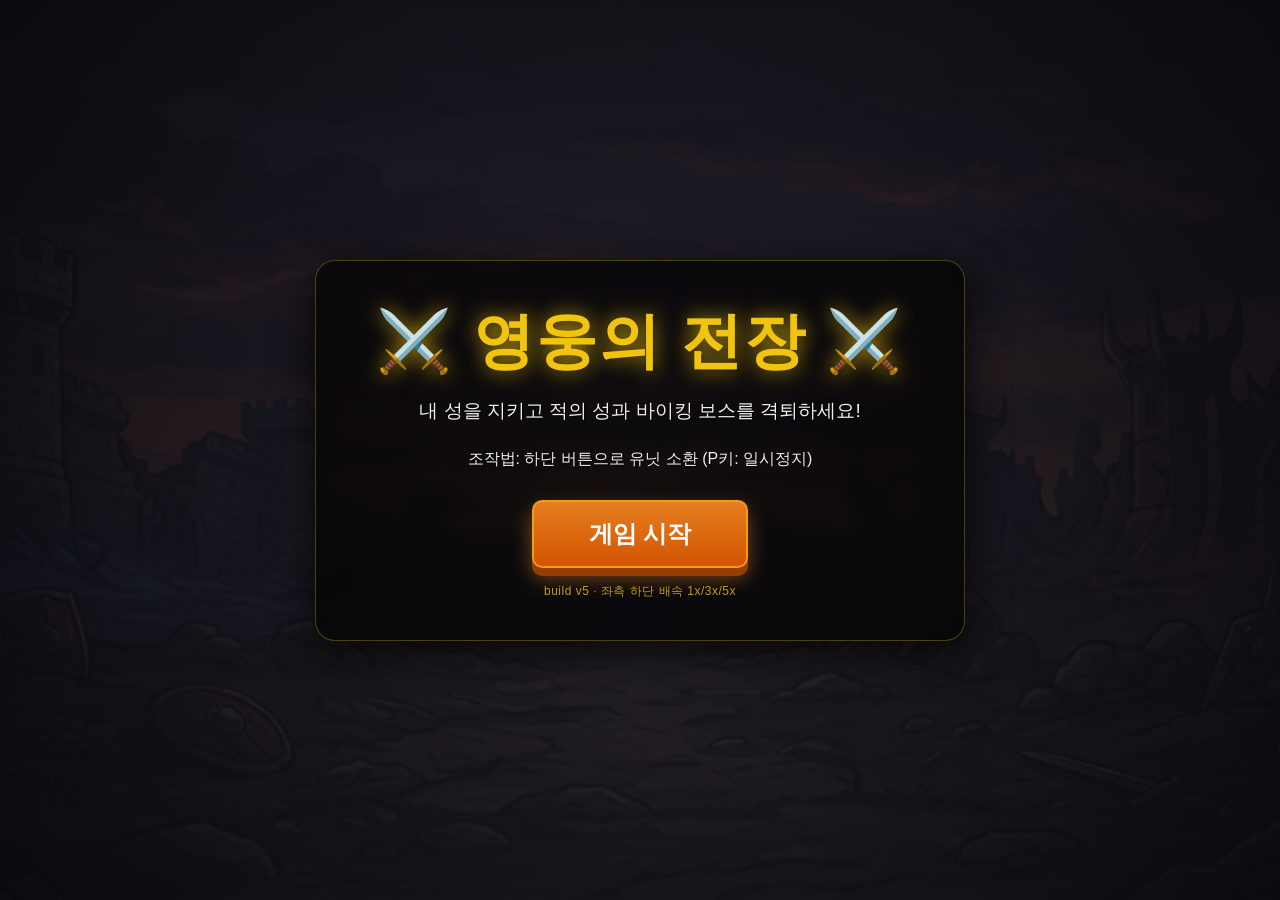
<file: index.html>
<!DOCTYPE html>
<html lang="ko">
<head>
  <meta charset="UTF-8">
  <meta name="viewport" content="width=device-width, initial-scale=1.0">
  <title>팔라독 스타일 디펜스 - 영웅의 전장</title>
  <link rel="stylesheet" href="style.css?v=5">
</head>
<body>
  <!-- 1. 시작 화면 -->
  <div id="start-screen" class="screen">
    <div class="title-content">
      <h1>⚔️ 영웅의 전장 ⚔️</h1>
      <p class="subtitle">내 성을 지키고 적의 성과 바이킹 보스를 격퇴하세요!</p>
      <p class="subtitle" style="font-size: 1rem; margin-top: 10px;">조작법: 하단 버튼으로 유닛 소환 (P키: 일시정지)</p>
      <button id="start-btn">게임 시작</button>
      <p class="build-tag">build v5 · 좌측 하단 배속 1x/3x/5x</p>
    </div>
  </div>

  <!-- 2. 영웅 선택 화면 -->
  <div id="select-screen" class="screen" style="display:none;">
    <h2>영웅을 선택하세요</h2>
    <div class="hero-container">
      <div class="hero-card" data-hero="pantheon">
        <div class="card-portrait"><img src="hero_pantheon.png" alt="판테온" onerror="this.style.display='none'"></div>
        <h3>🔱 판테온</h3>
        <p class="hero-role">근접 돌파형</p>
        <p class="hero-desc">강력한 근접 보병 부대를 소환합니다.</p>
      </div>
      <div class="hero-card" data-hero="mage">
        <div class="card-portrait"><img src="hero_mage.png" alt="마법사" onerror="this.style.display='none'"></div>
        <h3>🔮 마법사</h3>
        <p class="hero-role">원거리 마법형</p>
        <p class="hero-desc">광역 비전 마법 유닛을 소환합니다.</p>
      </div>
      <div class="hero-card" data-hero="archer">
        <div class="card-portrait"><img src="hero_archer.png" alt="궁수" onerror="this.style.display='none'"></div>
        <h3>🏹 궁수</h3>
        <p class="hero-role">고속 저격형</p>
        <p class="hero-desc">원거리 고속 화살 유닛을 소환합니다.</p>
      </div>
    </div>
  </div>

  <!-- 3. 전투 화면 -->
  <div id="game-screen" style="display:none;">
    <div id="ui-top">
      <div class="castle-ui-left">
        <span class="castle-label">🛡️ 내 성</span>
        <div class="castle-hp-bar"><div id="player-castle-hp" style="width:100%; background:#3498db;"></div></div>
      </div>
      
      <div id="center-ui">
        <div class="stage-info">
          <span id="stage-level">스테이지 1 (Lv.1)</span>
        </div>
        <div class="hero-info-badge">
          <img id="hero-avatar" src="hero_pantheon.png" alt="영웅" onerror="this.style.display='none'">
          <div>
            <h2 id="hero-name">소환사: 판테온</h2>
            <div id="mana-container">
              <div id="mana-bar"></div>
              <span id="mana-text">마나: 0/100</span>
            </div>
          </div>
        </div>
      </div>

      <div class="castle-ui-right">
        <span class="castle-label">💀 적 성</span>
        <div class="castle-hp-bar"><div id="enemy-castle-hp" style="width:100%; background:#e74c3c;"></div></div>
      </div>
    </div>

    <canvas id="game-canvas"></canvas>

    <div id="ui-bottom">
      <div id="skill-panel">
        <button class="summon-btn" data-index="0"><span class="cost">30</span><div class="summon-thumb"><img src="soldier.png" onerror="this.style.display='none'"></div><span class="unit-name">유닛 1</span></button>
        <button class="summon-btn" data-index="1"><span class="cost">50</span><div class="summon-thumb"><img src="soldier.png" onerror="this.style.display='none'"></div><span class="unit-name">유닛 2</span></button>
        <button class="summon-btn" data-index="2"><span class="cost">70</span><div class="summon-thumb"><img src="soldier.png" onerror="this.style.display='none'"></div><span class="unit-name">유닛 3</span></button>
      </div>
      
      <div id="control-panel">
        <button id="pause-btn">⏸️ 일시정지</button>
        <button id="mute-btn">🔊 소리 켬</button>
        <button id="reduce-motion-btn">✨ 효과 켬</button>
      </div>
      
      <button id="restart-btn" style="display:none;">다시 시작</button>
    </div>
    
    <div id="speed-panel">
      <span class="speed-label">배속</span>
      <button class="speed-btn active" data-speed="1">1x</button>
      <button class="speed-btn" data-speed="3">3x</button>
      <button class="speed-btn" data-speed="5">5x</button>
    </div>

    <div id="pause-overlay" style="display:none;">
      <h1>⏸️ 일시정지</h1>
      <p>P키를 누르거나 아래 버튼을 눌러 재개하세요.</p>
      <button id="resume-btn">재개하기</button>
    </div>
  </div>

  <script src="game.js?v=5"></script>
</body>
</html>
</file>
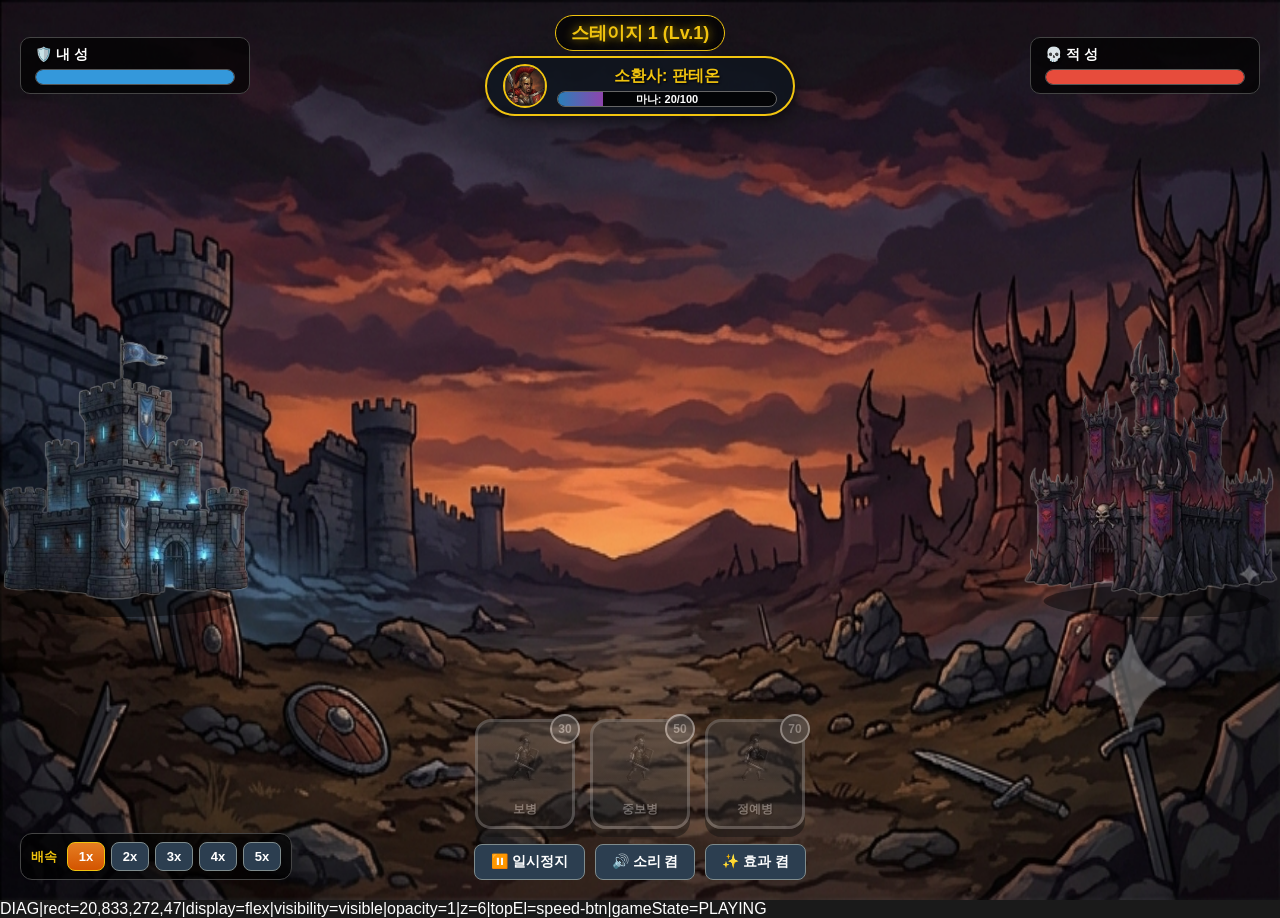
<file: _diag.html>
﻿<!DOCTYPE html>
<html lang="ko">
<head>
  <meta charset="UTF-8">
  <meta name="viewport" content="width=device-width, initial-scale=1.0">
  <title>팔라독 스타일 디펜스 - 영웅의 전장</title>
  <link rel="stylesheet" href="style.css?v=4">
</head>
<body>
  <!-- 1. 시작 화면 -->
  <div id="start-screen" class="screen">
    <div class="title-content">
      <h1>⚔️ 영웅의 전장 ⚔️</h1>
      <p class="subtitle">내 성을 지키고 적의 성과 바이킹 보스를 격퇴하세요!</p>
      <p class="subtitle" style="font-size: 1rem; margin-top: 10px;">조작법: 하단 버튼으로 유닛 소환 (P키: 일시정지)</p>
      <button id="start-btn">게임 시작</button>
    </div>
  </div>

  <!-- 2. 영웅 선택 화면 -->
  <div id="select-screen" class="screen" style="display:none;">
    <h2>영웅을 선택하세요</h2>
    <div class="hero-container">
      <div class="hero-card" data-hero="pantheon">
        <div class="card-portrait"><img src="hero_pantheon.png" alt="판테온" onerror="this.style.display='none'"></div>
        <h3>🔱 판테온</h3>
        <p class="hero-role">근접 돌파형</p>
        <p class="hero-desc">강력한 근접 보병 부대를 소환합니다.</p>
      </div>
      <div class="hero-card" data-hero="mage">
        <div class="card-portrait"><img src="hero_mage.png" alt="마법사" onerror="this.style.display='none'"></div>
        <h3>🔮 마법사</h3>
        <p class="hero-role">원거리 마법형</p>
        <p class="hero-desc">광역 비전 마법 유닛을 소환합니다.</p>
      </div>
      <div class="hero-card" data-hero="archer">
        <div class="card-portrait"><img src="hero_archer.png" alt="궁수" onerror="this.style.display='none'"></div>
        <h3>🏹 궁수</h3>
        <p class="hero-role">고속 저격형</p>
        <p class="hero-desc">원거리 고속 화살 유닛을 소환합니다.</p>
      </div>
    </div>
  </div>

  <!-- 3. 전투 화면 -->
  <div id="game-screen" style="display:none;">
    <div id="ui-top">
      <div class="castle-ui-left">
        <span class="castle-label">🛡️ 내 성</span>
        <div class="castle-hp-bar"><div id="player-castle-hp" style="width:100%; background:#3498db;"></div></div>
      </div>
      
      <div id="center-ui">
        <div class="stage-info">
          <span id="stage-level">스테이지 1 (Lv.1)</span>
        </div>
        <div class="hero-info-badge">
          <img id="hero-avatar" src="hero_pantheon.png" alt="영웅" onerror="this.style.display='none'">
          <div>
            <h2 id="hero-name">소환사: 판테온</h2>
            <div id="mana-container">
              <div id="mana-bar"></div>
              <span id="mana-text">마나: 0/100</span>
            </div>
          </div>
        </div>
      </div>

      <div class="castle-ui-right">
        <span class="castle-label">💀 적 성</span>
        <div class="castle-hp-bar"><div id="enemy-castle-hp" style="width:100%; background:#e74c3c;"></div></div>
      </div>
    </div>

    <canvas id="game-canvas"></canvas>

    <div id="ui-bottom">
      <div id="skill-panel">
        <button class="summon-btn" data-index="0"><span class="cost">30</span><div class="summon-thumb"><img src="soldier.png" onerror="this.style.display='none'"></div><span class="unit-name">유닛 1</span></button>
        <button class="summon-btn" data-index="1"><span class="cost">50</span><div class="summon-thumb"><img src="soldier.png" onerror="this.style.display='none'"></div><span class="unit-name">유닛 2</span></button>
        <button class="summon-btn" data-index="2"><span class="cost">70</span><div class="summon-thumb"><img src="soldier.png" onerror="this.style.display='none'"></div><span class="unit-name">유닛 3</span></button>
      </div>
      
      <div id="control-panel">
        <button id="pause-btn">⏸️ 일시정지</button>
        <button id="mute-btn">🔊 소리 켬</button>
        <button id="reduce-motion-btn">✨ 효과 켬</button>
      </div>
      
      <button id="restart-btn" style="display:none;">다시 시작</button>
    </div>
    
    <div id="speed-panel">
      <span class="speed-label">배속</span>
      <button class="speed-btn active" data-speed="1">1x</button>
      <button class="speed-btn" data-speed="2">2x</button>
      <button class="speed-btn" data-speed="3">3x</button>
      <button class="speed-btn" data-speed="4">4x</button>
      <button class="speed-btn" data-speed="5">5x</button>
    </div>

    <div id="pause-overlay" style="display:none;">
      <h1>⏸️ 일시정지</h1>
      <p>P키를 누르거나 아래 버튼을 눌러 재개하세요.</p>
      <button id="resume-btn">재개하기</button>
    </div>
  </div>

  <script src="game.js?v=4"></script>
<script>
window.addEventListener("load", function(){
  document.getElementById("start-btn").click();
  document.querySelector('.hero-card[data-hero="pantheon"]').click();
  setTimeout(function(){
    var p=document.getElementById("speed-panel");
    var r=p.getBoundingClientRect();
    var s=getComputedStyle(p);
    var e=document.elementFromPoint(r.left+r.width/2, r.top+r.height/2);
    var d=document.createElement("div"); d.className="diag";
    d.textContent="DIAG|rect="+Math.round(r.left)+","+Math.round(r.top)+","+Math.round(r.width)+","+Math.round(r.height)+"|display="+s.display+"|visibility="+s.visibility+"|opacity="+s.opacity+"|z="+s.zIndex+"|topEl="+(e?(e.id||e.className||e.tagName):"null")+"|gameState="+gameState;
    document.body.appendChild(d);
  },200);
});
</script>
</body>
</html>
</file>
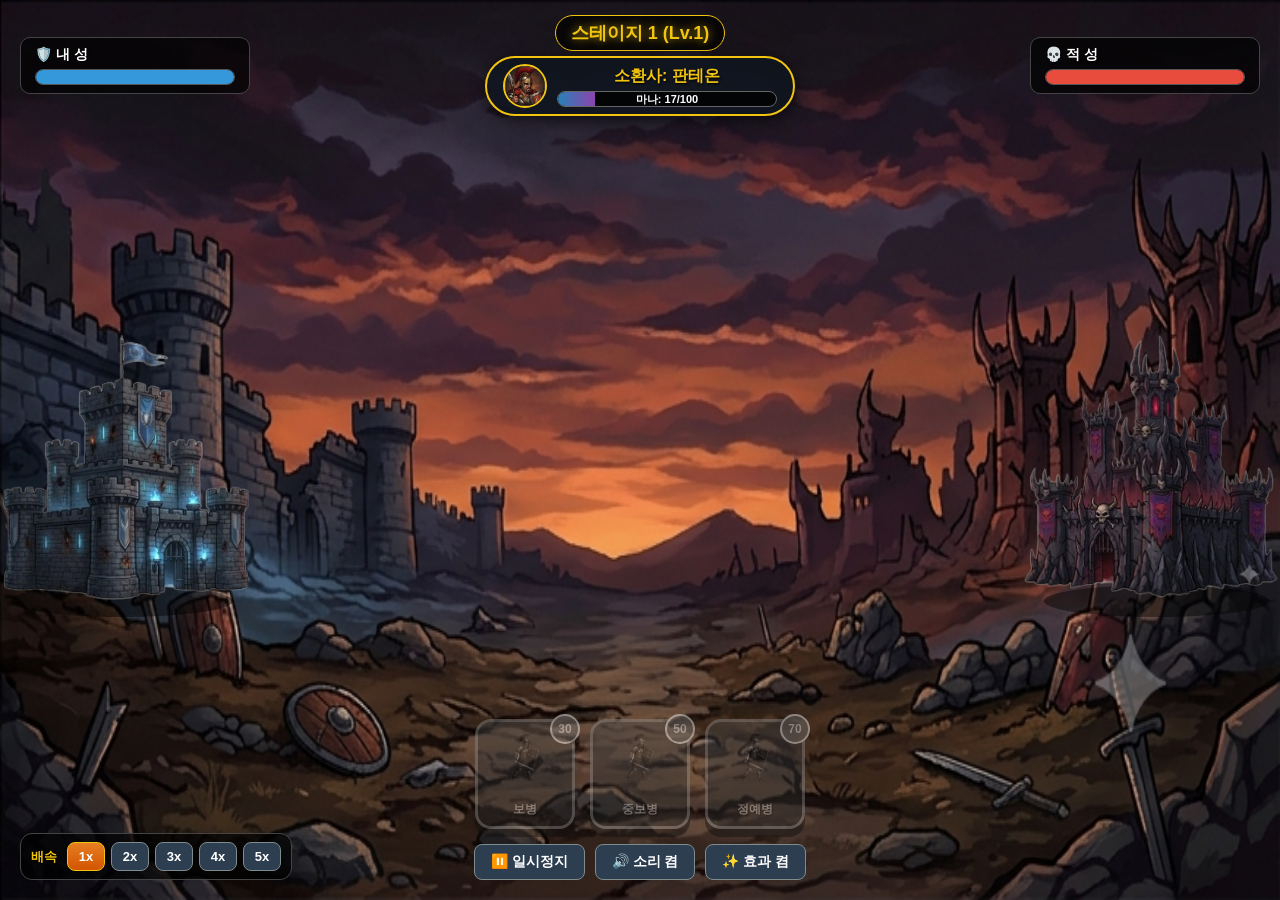
<file: _shot.html>
﻿<!DOCTYPE html>
<html lang="ko">
<head>
  <meta charset="UTF-8">
  <meta name="viewport" content="width=device-width, initial-scale=1.0">
  <title>팔라독 스타일 디펜스 - 영웅의 전장</title>
  <link rel="stylesheet" href="style.css?v=4">
</head>
<body>
  <!-- 1. 시작 화면 -->
  <div id="start-screen" class="screen">
    <div class="title-content">
      <h1>⚔️ 영웅의 전장 ⚔️</h1>
      <p class="subtitle">내 성을 지키고 적의 성과 바이킹 보스를 격퇴하세요!</p>
      <p class="subtitle" style="font-size: 1rem; margin-top: 10px;">조작법: 하단 버튼으로 유닛 소환 (P키: 일시정지)</p>
      <button id="start-btn">게임 시작</button>
    </div>
  </div>

  <!-- 2. 영웅 선택 화면 -->
  <div id="select-screen" class="screen" style="display:none;">
    <h2>영웅을 선택하세요</h2>
    <div class="hero-container">
      <div class="hero-card" data-hero="pantheon">
        <div class="card-portrait"><img src="hero_pantheon.png" alt="판테온" onerror="this.style.display='none'"></div>
        <h3>🔱 판테온</h3>
        <p class="hero-role">근접 돌파형</p>
        <p class="hero-desc">강력한 근접 보병 부대를 소환합니다.</p>
      </div>
      <div class="hero-card" data-hero="mage">
        <div class="card-portrait"><img src="hero_mage.png" alt="마법사" onerror="this.style.display='none'"></div>
        <h3>🔮 마법사</h3>
        <p class="hero-role">원거리 마법형</p>
        <p class="hero-desc">광역 비전 마법 유닛을 소환합니다.</p>
      </div>
      <div class="hero-card" data-hero="archer">
        <div class="card-portrait"><img src="hero_archer.png" alt="궁수" onerror="this.style.display='none'"></div>
        <h3>🏹 궁수</h3>
        <p class="hero-role">고속 저격형</p>
        <p class="hero-desc">원거리 고속 화살 유닛을 소환합니다.</p>
      </div>
    </div>
  </div>

  <!-- 3. 전투 화면 -->
  <div id="game-screen" style="display:none;">
    <div id="ui-top">
      <div class="castle-ui-left">
        <span class="castle-label">🛡️ 내 성</span>
        <div class="castle-hp-bar"><div id="player-castle-hp" style="width:100%; background:#3498db;"></div></div>
      </div>
      
      <div id="center-ui">
        <div class="stage-info">
          <span id="stage-level">스테이지 1 (Lv.1)</span>
        </div>
        <div class="hero-info-badge">
          <img id="hero-avatar" src="hero_pantheon.png" alt="영웅" onerror="this.style.display='none'">
          <div>
            <h2 id="hero-name">소환사: 판테온</h2>
            <div id="mana-container">
              <div id="mana-bar"></div>
              <span id="mana-text">마나: 0/100</span>
            </div>
          </div>
        </div>
      </div>

      <div class="castle-ui-right">
        <span class="castle-label">💀 적 성</span>
        <div class="castle-hp-bar"><div id="enemy-castle-hp" style="width:100%; background:#e74c3c;"></div></div>
      </div>
    </div>

    <canvas id="game-canvas"></canvas>

    <div id="ui-bottom">
      <div id="skill-panel">
        <button class="summon-btn" data-index="0"><span class="cost">30</span><div class="summon-thumb"><img src="soldier.png" onerror="this.style.display='none'"></div><span class="unit-name">유닛 1</span></button>
        <button class="summon-btn" data-index="1"><span class="cost">50</span><div class="summon-thumb"><img src="soldier.png" onerror="this.style.display='none'"></div><span class="unit-name">유닛 2</span></button>
        <button class="summon-btn" data-index="2"><span class="cost">70</span><div class="summon-thumb"><img src="soldier.png" onerror="this.style.display='none'"></div><span class="unit-name">유닛 3</span></button>
      </div>
      
      <div id="control-panel">
        <button id="pause-btn">⏸️ 일시정지</button>
        <button id="mute-btn">🔊 소리 켬</button>
        <button id="reduce-motion-btn">✨ 효과 켬</button>
      </div>
      
      <button id="restart-btn" style="display:none;">다시 시작</button>
    </div>
    
    <div id="speed-panel">
      <span class="speed-label">배속</span>
      <button class="speed-btn active" data-speed="1">1x</button>
      <button class="speed-btn" data-speed="2">2x</button>
      <button class="speed-btn" data-speed="3">3x</button>
      <button class="speed-btn" data-speed="4">4x</button>
      <button class="speed-btn" data-speed="5">5x</button>
    </div>

    <div id="pause-overlay" style="display:none;">
      <h1>⏸️ 일시정지</h1>
      <p>P키를 누르거나 아래 버튼을 눌러 재개하세요.</p>
      <button id="resume-btn">재개하기</button>
    </div>
  </div>

  <script src="game.js?v=4"></script>
<script>window.addEventListener("load",function(){document.getElementById("start-btn").click();document.querySelector('.hero-card[data-hero="pantheon"]').click();});</script>
</body>
</html>
</file>
<file: style.css>
* { box-sizing: border-box; margin: 0; padding: 0; }
body {
  font-family: 'Malgun Gothic', sans-serif;
  background: #1a1a1a;
  color: #fff;
  overflow: hidden;
  user-select: none;
}

/* 1. 시작 화면 & 공통 화면 */
.screen {
  position: absolute; top: 0; left: 0; width: 100vw; height: 100vh;
  display: flex; flex-direction: column; justify-content: center; align-items: center;
  background: radial-gradient(circle at center, rgba(30,30,40,0.85), rgba(10,10,15,0.95)),
              url('background.png') center/cover no-repeat,
              url('battlefield_bg.png') center/cover no-repeat;
  z-index: 10;
  padding: 20px;
  gap: 30px;
}

.title-content {
  display: flex; flex-direction: column; align-items: center; gap: 15px;
  background: rgba(0, 0, 0, 0.65); padding: 40px 60px; border-radius: 20px;
  border: 1px solid rgba(241, 196, 15, 0.3); box-shadow: 0 10px 40px rgba(0, 0, 0, 0.8);
  backdrop-filter: blur(6px);
}

h1 { font-size: 3.8rem; color: #f1c40f; text-shadow: 0 0 20px rgba(241, 196, 15, 0.8), 2px 2px 4px #000; letter-spacing: 2px; }
h2 { font-size: 2.5rem; margin-bottom: 20px; text-shadow: 2px 2px 4px #000; color: #f1c40f; }
.subtitle, p { font-size: 1.2rem; color: #eee; text-shadow: 1px 1px 2px #000; }
.build-tag { font-size: 12px; color: #f1c40f; opacity: 0.8; letter-spacing: 0.5px; }

#start-btn {
  padding: 16px 55px; font-size: 24px; font-weight: bold;
  background: linear-gradient(to bottom, #e67e22, #d35400);
  color: #fff; border: 2px solid #f39c12; border-radius: 10px;
  cursor: pointer; box-shadow: 0 8px #963e00, 0 10px 20px rgba(230, 126, 34, 0.5);
  transition: 0.1s; margin-top: 15px;
}
#start-btn:hover { filter: brightness(1.1); transform: translateY(-2px); }
#start-btn:active { transform: translateY(6px); box-shadow: 0 2px #963e00; }

/* 2. 영웅 선택 화면 */
.hero-container { display: flex; gap: 30px; margin-top: 10px; }
.hero-card {
  width: 240px; padding: 25px 20px; 
  background: linear-gradient(180deg, rgba(35, 40, 50, 0.95), rgba(15, 20, 25, 0.95)); 
  border: 2px solid #555; border-radius: 16px; text-align: center; cursor: pointer;
  transition: all 0.2s ease; box-shadow: 0 10px 30px rgba(0,0,0,0.8);
  display: flex; flex-direction: column; align-items: center;
}
.hero-card:hover { 
  transform: translateY(-10px) scale(1.04); border-color: #f1c40f; 
  box-shadow: 0 15px 40px rgba(241, 196, 15, 0.35);
  background: linear-gradient(180deg, rgba(45, 52, 65, 0.98), rgba(20, 26, 34, 0.98));
}
.card-portrait { width: 130px; height: 130px; margin-bottom: 12px; display: flex; justify-content: center; align-items: center; }
.card-portrait img { width: 100%; height: 100%; object-fit: contain; border-radius: 12px; box-shadow: 0 4px 15px rgba(0,0,0,0.6); }
.hero-card h3 { margin-bottom: 6px; font-size: 24px; color: #f1c40f; }
.hero-role { font-size: 13px; font-weight: bold; color: #3498db; margin-bottom: 8px; }
.hero-card[data-hero="pantheon"] .hero-role { color: #e74c3c; }
.hero-card[data-hero="mage"] .hero-role { color: #9b59b6; }
.hero-card[data-hero="archer"] .hero-role { color: #2ecc71; }
.hero-desc { font-size: 13px; color: #bbb; line-height: 1.4; }

/* 3. 전투 화면 */
#game-screen { position: relative; width: 100vw; height: 100vh; background: #111; }
#game-canvas { display: block; width: 100%; height: 100%; }

#ui-top {
  position: absolute; top: 15px; left: 20px; right: 20px;
  display: flex; justify-content: space-between; align-items: center;
  z-index: 5; pointer-events: none;
}
.castle-ui-left, .castle-ui-right {
  font-size: 14px; font-weight: bold; text-shadow: 1px 1px 2px #000;
  background: rgba(0,0,0,0.7); padding: 8px 14px; border-radius: 10px; border: 1px solid #444;
}
.castle-label { font-size: 14px; font-weight: bold; }
.castle-hp-bar { width: 200px; height: 16px; background: #222; border: 1px solid #555; margin-top: 5px; border-radius: 8px; overflow: hidden; }
#player-castle-hp, #enemy-castle-hp { height: 100%; transition: width 0.2s; border-radius: 6px; }

#center-ui { text-align: center; display: flex; flex-direction: column; align-items: center; gap: 5px; }
.stage-info {
  font-size: 18px; font-weight: bold; color: #f1c40f;
  text-shadow: 0 0 10px rgba(241, 196, 15, 0.8), 2px 2px 4px #000;
  background: rgba(0,0,0,0.7); padding: 5px 15px; border-radius: 20px; border: 1px solid #f1c40f;
}

.hero-info-badge {
  display: flex; align-items: center; gap: 10px;
  background: rgba(15, 20, 30, 0.85); padding: 6px 16px;
  border-radius: 30px; border: 2px solid #f1c40f; box-shadow: 0 4px 15px rgba(0,0,0,0.6);
}
#hero-avatar { width: 44px; height: 44px; border-radius: 50%; border: 2px solid #f1c40f; object-fit: cover; background: #222; }
#hero-name { font-size: 16px; font-weight: bold; color: #f1c40f; margin-bottom: 4px; text-shadow: 1px 1px 2px #000; }
#mana-container { width: 220px; height: 16px; background: rgba(0,0,0,0.8); border: 1px solid #666; border-radius: 10px; position: relative; overflow: hidden; }
#mana-bar { width: 0%; height: 100%; background: linear-gradient(90deg, #2980b9, #8e44ad); transition: width 0.1s; }
#mana-text { position: absolute; top: 50%; left: 50%; transform: translate(-50%, -50%); font-size: 11px; font-weight: bold; }

/* 반응형 하단 UI */
#ui-bottom { 
  position: absolute; bottom: 20px; left: 50%; transform: translateX(-50%); 
  display: flex; flex-direction: column; align-items: center; gap: 15px; 
  z-index: 5; width: 90%; max-width: 800px;
}
#skill-panel { display: flex; gap: 15px; justify-content: center; flex-wrap: wrap; }
.summon-btn {
  position: relative; width: 100px; height: 110px;
  background: linear-gradient(180deg, #34495e, #1a252f); border: 3px solid #7f8c8d; border-radius: 16px;
  color: #fff; font-size: 15px; font-weight: bold; cursor: pointer; box-shadow: 0 8px #111;
  transition: 0.1s; display: flex; flex-direction: column; justify-content: flex-end; align-items: center;
  padding: 8px 6px;
}
.summon-btn:hover:not(:disabled) { border-color: #f1c40f; transform: translateY(-2px); box-shadow: 0 10px #111; }
.summon-btn:active:not(:disabled) { transform: translateY(6px); box-shadow: 0 2px #111; }
.summon-btn:disabled { opacity: 0.45; cursor: not-allowed; filter: grayscale(100%); }
.summon-thumb { position: absolute; top: 10px; left: 50%; transform: translateX(-50%); width: 50px; height: 50px; display: flex; justify-content: center; align-items: center; pointer-events: none; }
.summon-thumb img { max-width: 100%; max-height: 100%; object-fit: contain; }
.summon-btn .cost { position: absolute; top: -8px; right: -8px; background: #2980b9; border: 2px solid #fff; border-radius: 50%; width: 30px; height: 30px; display: flex; justify-content: center; align-items: center; font-size: 12px; font-weight: bold; }
.unit-name { font-size: 12px; color: #f1c40f; text-shadow: 1px 1px 2px #000; margin-top: auto; }

#control-panel { display: flex; gap: 10px; }
#control-panel button {
  padding: 8px 16px; font-size: 14px; font-weight: bold; border-radius: 8px;
  background: #2c3e50; color: #fff; border: 1px solid #7f8c8d; cursor: pointer;
  transition: 0.2s;
}
#control-panel button:hover { background: #34495e; border-color: #f1c40f; }

/* 좌측 하단 배속 컨트롤 */
#speed-panel {
  position: absolute; left: 20px; bottom: 20px;
  display: flex; align-items: center; gap: 6px;
  background: rgba(0, 0, 0, 0.7); padding: 8px 10px; border-radius: 12px;
  border: 1px solid #444; z-index: 6;
}
.speed-label { font-size: 13px; font-weight: bold; color: #f1c40f; margin-right: 4px; text-shadow: 1px 1px 2px #000; }
.speed-btn {
  min-width: 38px; padding: 6px 8px; font-size: 13px; font-weight: bold;
  color: #fff; background: #2c3e50; border: 1px solid #7f8c8d; border-radius: 8px;
  cursor: pointer; transition: 0.15s;
}
.speed-btn:hover { background: #34495e; border-color: #f1c40f; }
.speed-btn.active { background: linear-gradient(to bottom, #e67e22, #d35400); border-color: #f1c40f; color: #fff; }

@media (max-width: 1000px) {
  #speed-panel { left: 10px; bottom: 10px; padding: 6px; gap: 4px; flex-direction: column; align-items: stretch; }
  .speed-label { margin: 0 0 2px 0; text-align: center; }
  .speed-btn { min-width: 34px; padding: 5px 6px; font-size: 12px; }
}

#restart-btn {
  padding: 15px 32px; font-size: 18px; font-weight: bold; background: linear-gradient(to bottom, #e74c3c, #c0392b);
  color: white; border: 2px solid #ff7675; border-radius: 10px; cursor: pointer; box-shadow: 0 6px #78281f;
  margin-top: 10px;
}

#pause-overlay {
  position: absolute; top: 0; left: 0; width: 100%; height: 100%;
  background: rgba(0, 0, 0, 0.75); display: flex; flex-direction: column; justify-content: center; align-items: center;
  z-index: 20; backdrop-filter: blur(5px);
}
#pause-overlay h1 { font-size: 4rem; color: #f1c40f; margin-bottom: 20px; }
#pause-overlay p { font-size: 1.2rem; color: #eee; margin-bottom: 30px; }
#resume-btn {
  padding: 15px 40px; font-size: 20px; font-weight: bold;
  background: linear-gradient(to bottom, #2ecc71, #27ae60); color: white;
  border: 2px solid #55efc4; border-radius: 10px; cursor: pointer;
  box-shadow: 0 6px #1e8449;
}
#resume-btn:active { transform: translateY(4px); box-shadow: 0 2px #1e8449; }
</file>
